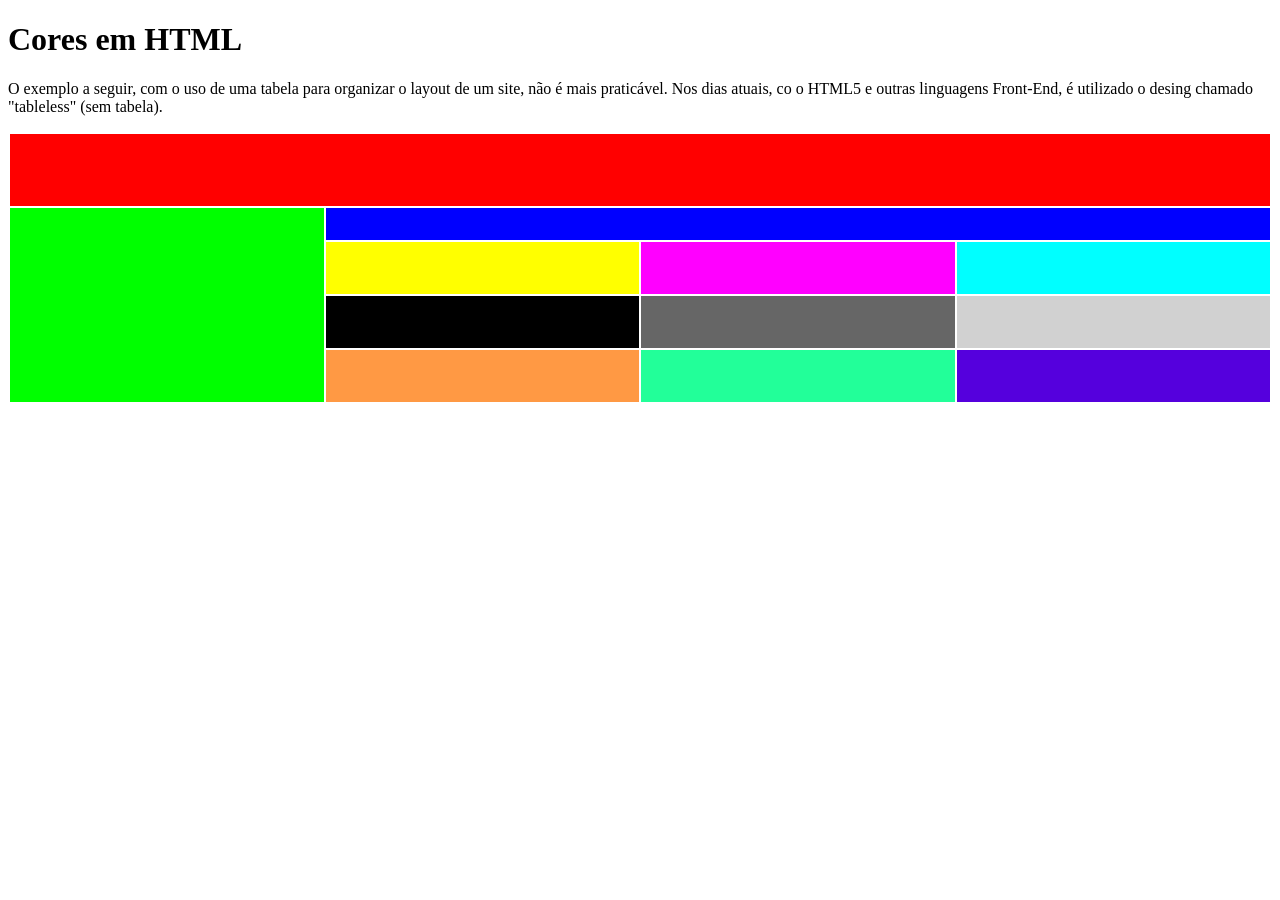
<file: Aulas/Aula youtube cores/index.html>
<!DOCTYPE html>
<html lang="PT-BR">
<head>
    <meta charset="UTF-8">
    <meta name="viewport" content="width=device-width, initial-scale=1.0">
    <title>Cores</title>
</head>
<body>
    
    <!-- Para começar, o sistema de cores no computador é composto de luzes, o RGB
    RED
    GREEN
    BLUE
    O nível da cor vai de 0 até 225 -->
    <!-- Cada uma das cores é feita com a intensidade uma dessas 3 cores -->

    <!-- Para montar essas cores, é usado também o sistema hexadecimal, usando uma ordem até 15 temos:
     Binário: 0, 1, 2, 3, 4, 5, 6, 7, 8, 9, 10, 11, 12, 13, 14, 15
     Binário: 0, 1, 10, 11, 100, 110, 111, 1000, 1001, 1010, 1011, 1100, 1101, 1110, 1111
    Hexadecimal: 0, 1, 2, 3, 4, 5, 6, 7, 8, 9, A, B, C, D, E, F-->
    
    <!-- Claro que existem cálculos para calcular um valor em cada linguagem, mas eles são complexos e não convém anotá-los, a importância e estabelecer a noção que eles estão correlacionados. -->

    <!-- A conversão de binário para hexadecimal e vice-versa é um processo mais simples, uma vez que é possível realizar justa posição. (Tipo só ir juntando números):
    96 hexadecimal = 10010110 
    1011011 = 5B-->

    <!-- As cores funcionam como #RRGGBB | as cores são inseridas com hexadecimais. -->

    <!-- Vermelho: #FF0000
    F é o número mais alto em hexadecimal, que leva até o máximo em binário
    F: 1111
    FF: 11111111 = 2^8 = 256 (0 .. 255) -->

    <h1>Cores em HTML</h1>
    <p>O exemplo a seguir, com o uso de uma tabela para organizar o layout de um site, não é mais praticável. Nos dias atuais, co o HTML5 e outras linguagens Front-End, é utilizado o desing chamado "tableless" (sem tabela).</p>
    
    <!-- Uma célular na primeira linha que ocupa 100% da página -->
    <!-- Largura = width -->
    <!-- altura = height -->
    <!-- widTH  <-> heigHT -->
    <table width="100%">
        <tr>
            <!--  BGCOLOR= Background color -->
            <td colspan="5" height="70" bgcolor="#FF00000"></td>
        </tr>
        
        <tr>
        <td rowspan="5" bgcolor="#00FF00"></td>
        <td colspan="3" height="30" bgcolor="#0000FF"></td>
        </tr>    

        <tr>
            <td height="50" bgcolor="#FFFF00"></td>
            <td bgcolor="#FF00FF"></td>
            <td bgcolor="00FFFF"></td>
        </tr>

        <tr>
            <td height="50" bgcolor="#000000"></td>
            <td bgcolor="#666666"></td>
            <td bgcolor="#D1D1D1"></td>
        </tr>

        <tr>
            <td height="50" bgcolor="#FF9944"></td>
            <td bgcolor="#22FF99"></td>
            <td bgcolor="#5500DD"></td>
        </tr>
        
    </table>

</body>
</html>
</file>
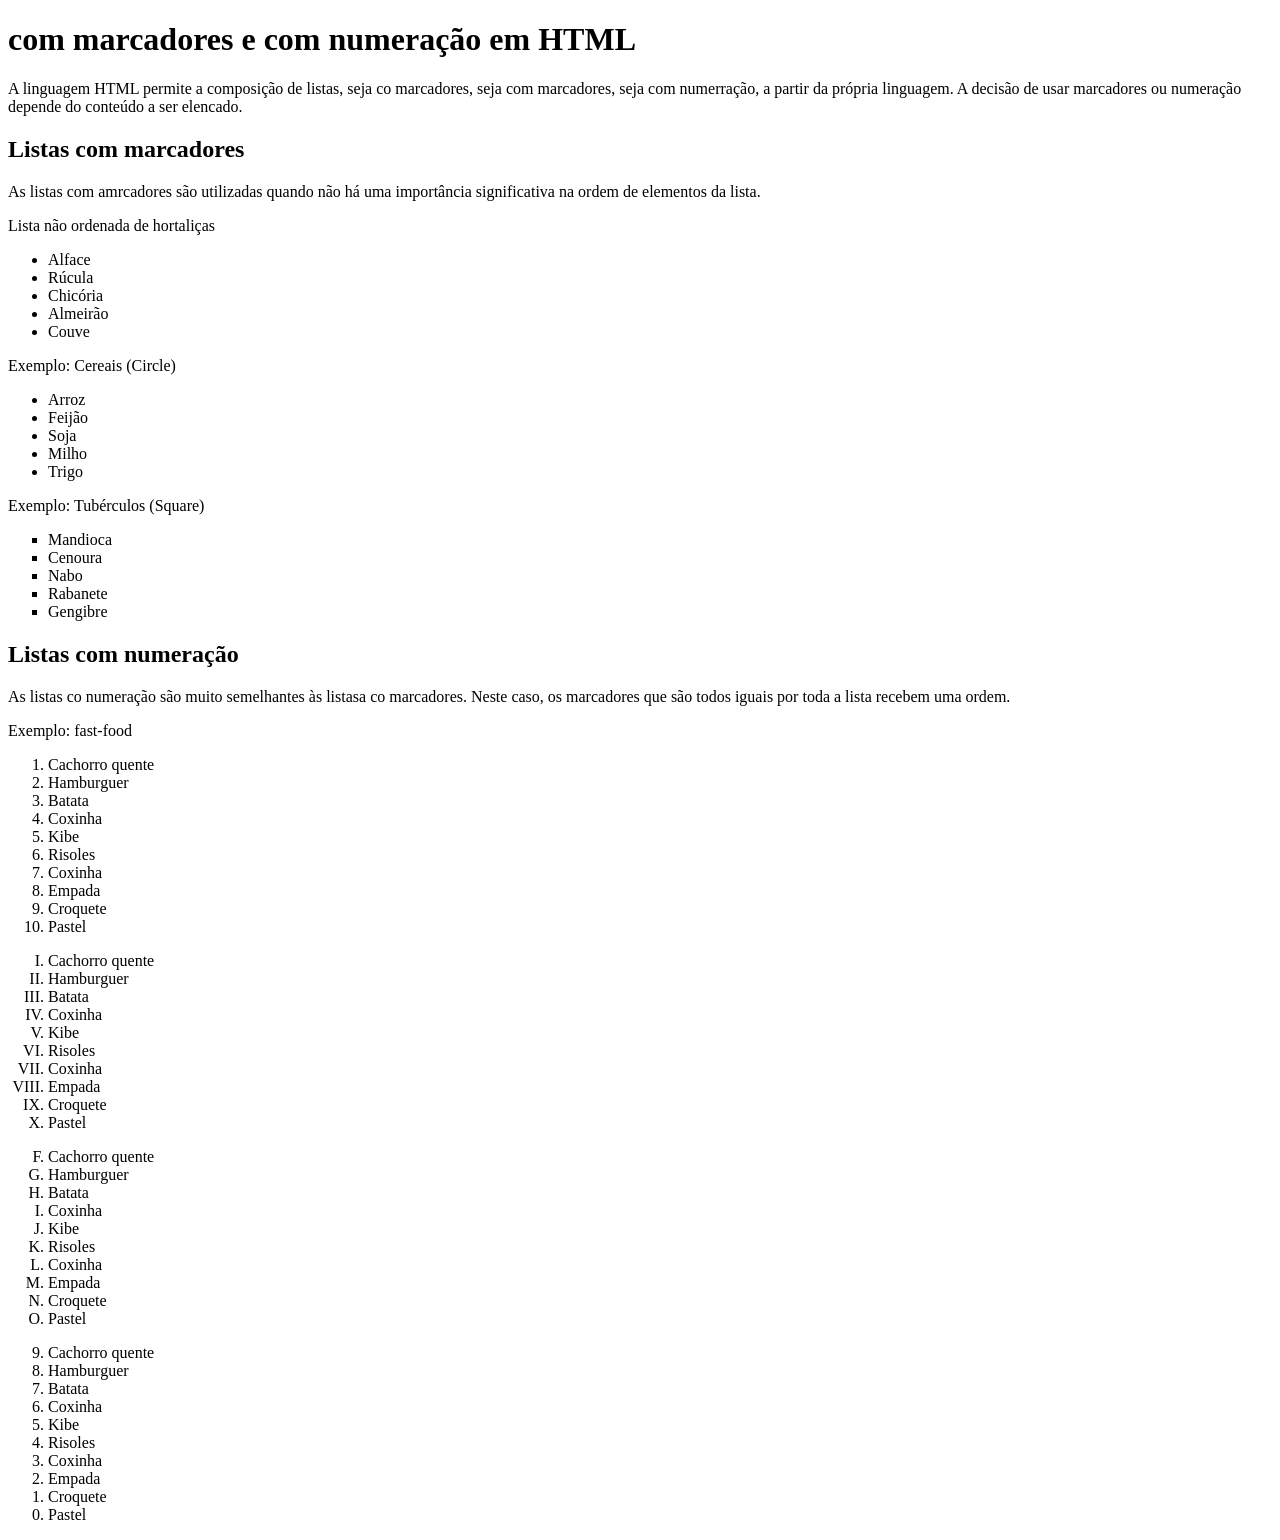
<file: Aulas/Aula youtube listas/index.html>
<!DOCTYPE html>
<html lang="PT-BR">
<head>
    <meta charset="UTF-8">
    <meta name="viewport" content="width=device-width, initial-scale=1.0">
    <title>Listas em HTML</title>
</head>
<body>
    <h1>com marcadores e com numeração em HTML</h1> 
    <p>A linguagem HTML permite a composição de listas, seja co marcadores, seja com marcadores, seja com numerração, a partir da própria linguagem. A decisão de usar marcadores ou numeração depende do conteúdo a ser elencado.</p>

    <h2>Listas com marcadores</h2>
    <p>As listas com amrcadores são utilizadas quando não há uma importância significativa na ordem de elementos da lista.</p>

    <!-- ctrl + ; - cria comentário -->
    <!-- OL = Ordered List -->
    
    <p> Lista não ordenada de hortaliças </p>
    <!-- Lista com marcadores/UL = Unordered list -->
    <!-- Os marcadores tem símbolos diferentes, eles podem ser: disc | circle | square -->
    <!-- <ul type="Disc"> -->
    <ul>
        <!-- LI = List Item -->
        <li>Alface</li>
        <li>Rúcula</li>
        <li>Chicória</li>
        <li>Almeirão</li>
        <li>Couve</li>
    </ul>

    <p>Exemplo: Cereais (Circle) </p>
    <ul type="Disc">
        <li>Arroz</li>
        <li>Feijão</li>
        <li>Soja</li>
        <li>Milho</li>
        <li>Trigo</li>
    </ul>
    
    <p>Exemplo: Tubérculos (Square) </p>
    <ul type="Square">
        <li>Mandioca</li>
        <li>Cenoura</li>
        <li>Nabo</li>
        <li>Rabanete</li>
        <li>Gengibre</li>
    </ul>

    <h2>Listas com numeração</h2>
    <p>As listas co numeração são muito semelhantes às listasa co marcadores. Neste caso, os marcadores que são todos iguais por toda a lista recebem uma ordem.</p>

    <p>Exemplo: fast-food</p>
    <!-- Lista com numeração/ ordered list -->
    <!-- Tipos: 1 | A | a | I | i -->
    <ol type="1">
        <li>Cachorro quente</li>
        <li>Hamburguer</li>
        <li>Batata</li>
        <li>Coxinha</li>
        <li>Kibe</li>
        <li>Risoles</li>
        <li>Coxinha</li>
        <li>Empada</li>
        <li>Croquete</li>
        <li>Pastel</li>
    </ol>

    <ol type="I">
        <li>Cachorro quente</li>
        <li>Hamburguer</li>
        <li>Batata</li>
        <li>Coxinha</li>
        <li>Kibe</li>
        <li>Risoles</li>
        <li>Coxinha</li>
        <li>Empada</li>
        <li>Croquete</li>
        <li>Pastel</li>
    </ol>
    <!-- Usar start significa de que nível você quer que a lista começa  -->
    <ol Start= "6" type="A">
        <li>Cachorro quente</li>
        <li>Hamburguer</li>
        <li>Batata</li>
        <li>Coxinha</li>
        <li>Kibe</li>
        <li>Risoles</li>
        <li>Coxinha</li>
        <li>Empada</li>
        <li>Croquete</li>
        <li>Pastel</li>
    </ol>
    
    <!-- Já reversed, serve para começar ao contrário -->
    <ol Start= "9" reversed type="1">
        <li>Cachorro quente</li>
        <li>Hamburguer</li>
        <li>Batata</li>
        <li>Coxinha</li>
        <li>Kibe</li>
        <li>Risoles</li>
        <li>Coxinha</li>
        <li>Empada</li>
        <li>Croquete</li>
        <li>Pastel</li>
    </ol>
    <!-- Fim de Aula -->
    
</body>
</html>
</file>
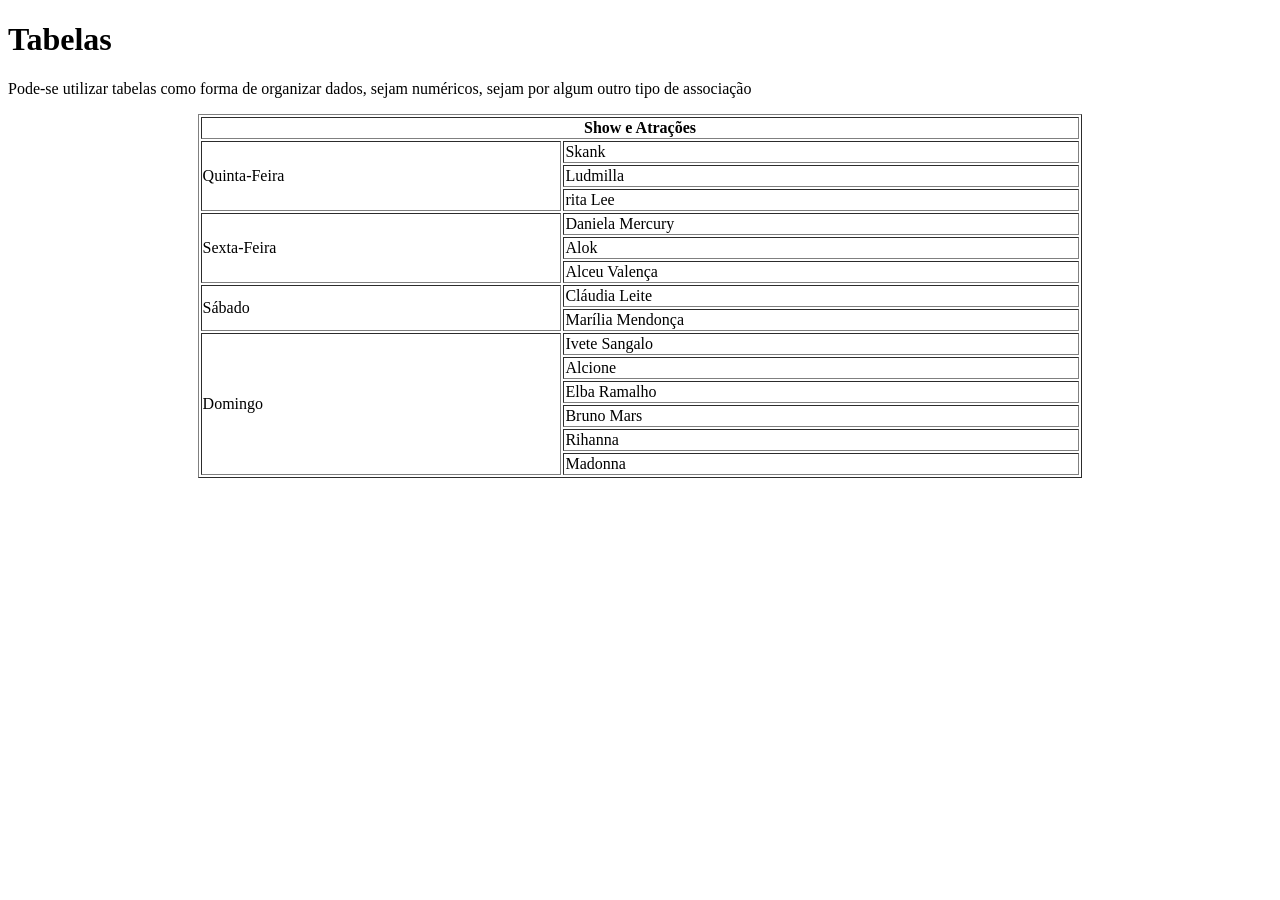
<file: Aulas/Aula youtube Tabelas/index.html>
<!DOCTYPE html>
<html lang="PT-BR">
<head>
    <meta charset="UTF-8">
    <meta name="viewport" content="width=device-width, initial-scale=1.0">
    <title>Tabelas em HTML</title>
</head>
<body>
    <h1>Tabelas</h1>
    <p>Pode-se utilizar tabelas como forma de organizar dados, sejam numéricos, sejam por algum outro tipo de associação</p>

    <!-- <tr></tr> = Table Row | linha da tabela -->
    <!-- <th></th> = Table Header |  -->
    <!-- Para cada <tr></tr> vai um <td></td> um TABLE DATA -->
    <!-- Border para dar a espessura da tabela -->
    <!-- column = col | coluna -->
    <!-- Row = Linha -->
    <!-- Width significa que ela vai ocupar 70% da janela do navegador -->
    <table border="1" width="70%" align="Center"> 
        <tr>
            <th colspan="2">Show e Atrações</th> 
            <!-- Isso quer dizer que a célula ocupa 2 colunas -->
        </tr>
        <!-- 2 -->
        <tr>
            <td rowspan="3"> Quinta-Feira </td>
            <!-- Agora "Quinta-Feira" ocupa 3 linhas -->
            <td> Skank </td>
        </tr>
        <!-- 3 -->
        <tr>
            <td>Ludmilla</td>
        </tr>
        <!-- 4 -->
        <tr>
            <td>rita Lee</td>
        </tr>
        <!-- 5 -->
        <tr>
            <!-- Cada TD é como se eu estivesse adicionando uma coluna -->
            <td rowspan="3"> Sexta-Feira</td>
            <td> Daniela Mercury</td>
        </tr>
        <!-- 6 -->
        <tr>
            <td>Alok</td>
        </tr>
        <!-- 7 -->
        <tr>
            <td>Alceu Valença</td>
        </tr>
        <!-- 8 -->
        <tr>
            <td rowspan="2">Sábado</td>
            <td>Cláudia Leite</td>
        </tr>
        <!-- 9 -->
        <tr>
            <td>Marília Mendonça</td>
        </tr>
        <!-- 10 -->
        <tr>
            <td rowspan="6">Domingo</td>
            <td>Ivete Sangalo</td>
        </tr>
        <!-- 11 -->
        <tr>
            <td>Alcione</td>
        </tr>
        <!-- 12 -->
        <tr>
            <td>Elba Ramalho</td>
        </tr>
        <!-- 13 -->
        <tr>
            <td>Bruno Mars</td>
        </tr>
        <!-- 14 -->
        <tr>
            <td>Rihanna</td>
        </tr>
        <!-- 15 -->
        <tr>
            <td>Madonna</td>
        </tr>
    </table>
</body>
</html>
</file>
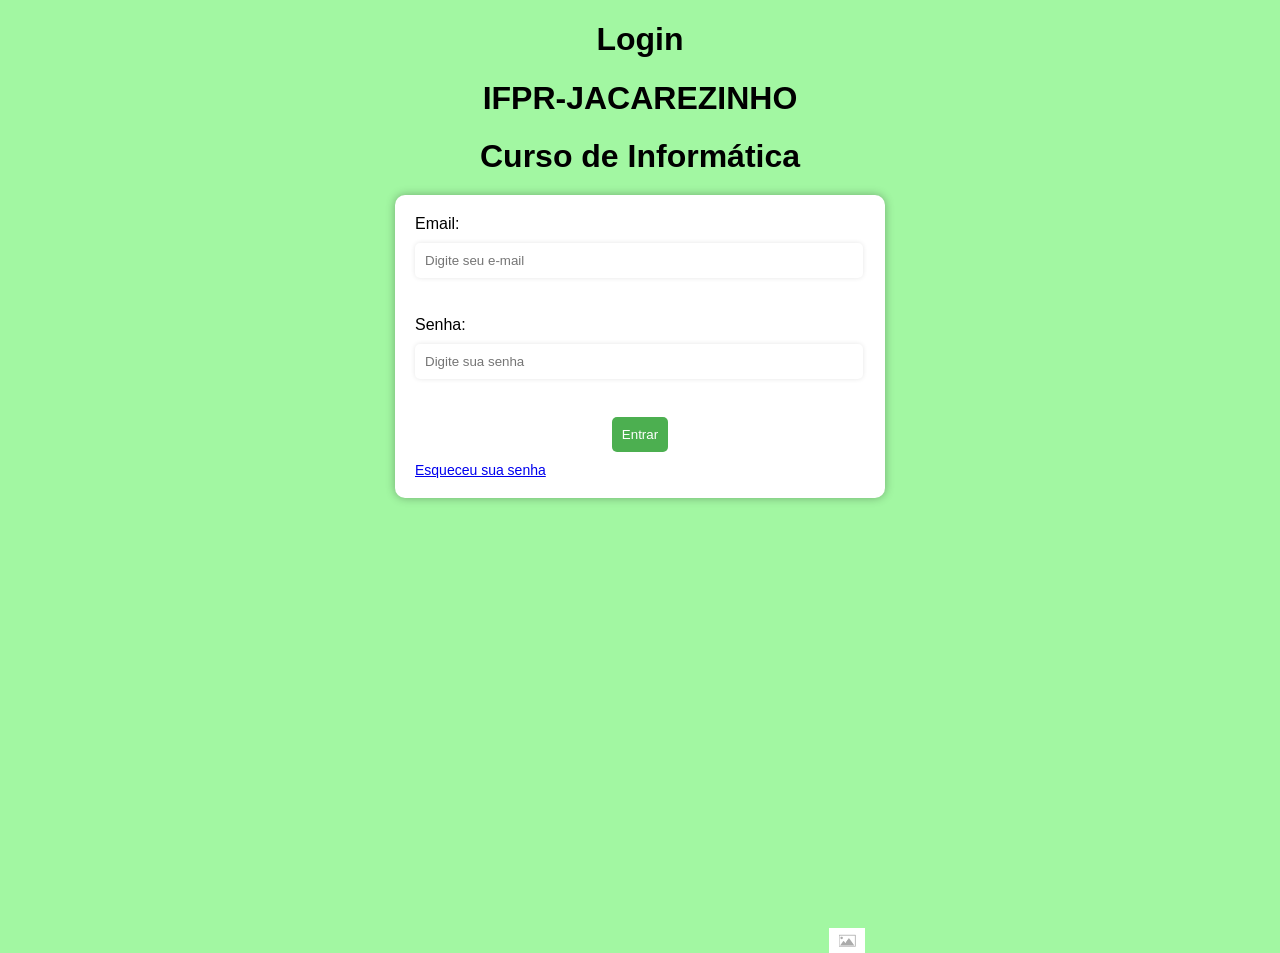
<file: Aulas/aula060824/index.html>
<!DOCTYPE html>
<html lang="pt-br">
<head>
    <meta charset="UTF-8">
    <meta name="viewport" content="width=device-width, initial-scale=1.0">
    <title>Aula 06 08 2024</title>
    <link rel="stylesheet" href="style.css">
    
    <!-- Aula 06-08-2024 -->
    <!-- Para essa aula a gente ta fazendo o estilo do CSS dentro do arquivo de HTMl -->
    <style>
        body{
            background-color: #a2f7a2;
            font-family: Arial, sans-serif;
        }

    form{
        background-color: #fff;
        margin: 20px auto; /*propriedade para o distanciamento da margin, colocar apenas um número indica que o número selecionado vai afetar o lado abaixo do componente e sua parte superior, o "auto" que vem logo em seguida vai automaticamente centralizar o conteudo com base nas laterais.*/
        padding: 20px; /*Padding é a distancia do conteudo das bordas para o centro */
        width: 450px; /*Largura da caixa*/
        border-radius: 10px; /*Border radius é o arredondamento de uma borda na tela. */
        box-shadow: 0 0 10px rgba( 0, 0, 0, 0.3); /*isso é uma configuração de cores que vai servir para adicionar um sombreamento à caixa, isso é permitido pelo comando _box-shadow_ */
    }

    #h1login{
        color: blue ;
        font-size: 200px ;
    };

    h1{
        text-align: center; /*vai centralizar todos os h1 */
        margin-bottom: 20px; /*adiciona uma margin que o h1 vai ter em relação ao conteúdo abaixo*/
    }
    

    label{
        display: block;
        margin-bottom: 10px; /*cria um distanciamento o label com conteúdo abaixo */
    }

    input[type="text"], input[type="password"]{
        display: block;
        width: 95%;
        padding: 10px; /*Novamente, distanciamento do conteudo das bordas */
        border-radius: 5px; 
        border: none;
        box-shadow: 0 0 5px rgba( 0, 0, 0, 0.1); /*novamente sombreamento*/
        margin-bottom: 20px;
    };

    input[type="submit"]{
        background-color: #4caf50;
        counter-reset: #fff;
        padding: 10px;
        border: none;
        border-radius: 5px;
        cursor: pointer; /*Muda o cursosr*/
    }

    input[type="submit"]:hover {
        background-color: #089c0d; /*Esse aqui acrescenta uma mudança de configuração enquanto o mouse estiver sob o botão */
    }

    img{
        width: 8%;
        height: 10%;
        margin-top: 450px;
        float: right;
    }

    .esqueceu-senha{
        display: block;
        font-size: 14px;
        margin-top: 10px;
    }

    .botao-entrar{
        text-align: center;
    }
    </style>
</head>
<body>
    <h1 id="login">Login</h1> 
    <!-- A diferença entre login e class está no fato de que id's não podem ser repetidos, enquanto classes podem afetar mais de um termo onde a classe está sendo utilizada -->
    <!-- Para chamar uma classe se usa ".", já IDS usam "#" -->
    <h1 class="h1ifpr">IFPR-JACAREZINHO</h1>
    <H1 class="h1ifpr">Curso de Informática</H1>
    <form action="">
        <label for="email">Email:</label>
        <input type="text" id="email" name="email" placeholder="Digite seu e-mail" maxlength="60"><br>
        <label for="senha">Senha:</label>
        <input type="password" id="Senha" name="senha" placeholder="Digite sua senha"><br>
       
        <div class="botao-entrar">
             <input type="submit" value="Entrar">
        </div>
       <a href="#" class="esqueceu-senha">Esqueceu sua senha</a>
       <img src="img/placeholder.png" alt="Logo-ifpr">
    </form>
   
</body>
</html>
</file>
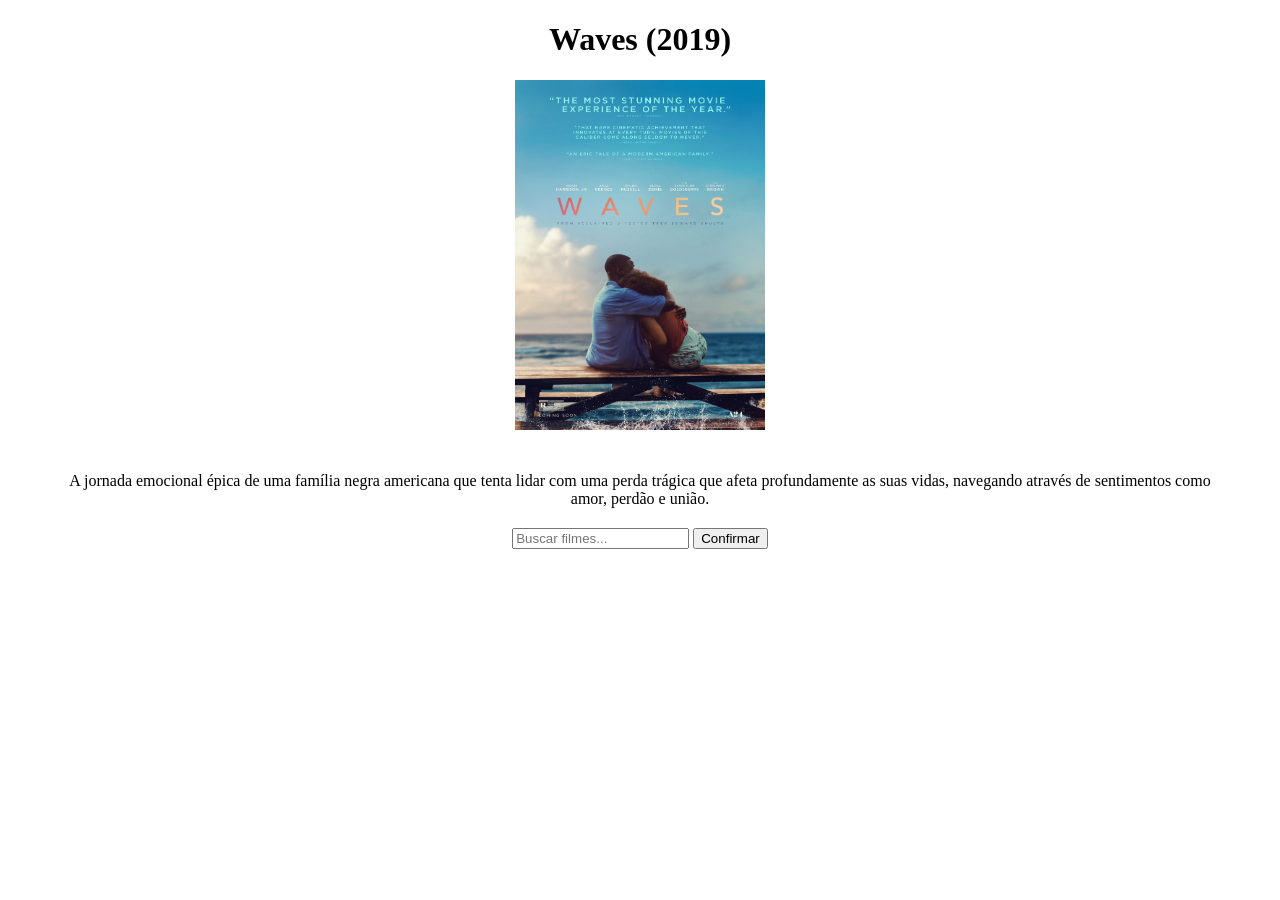
<file: Aulas/Aula1-230724/index.html>
<!DOCTYPE html>
    <!-- Doctype especifica a versão do HTML utilizada no documento -->
    <!-- O HTML tem variações, como XHTML, HTML 2.0, etc.. A versão atual é HTML:5 -->
<html lang="pt-br">
    <!-- especifica a linguagem da página -->
    <!-- Geralmente serve também para posicionar sua página nos mecanismos de pesquisa -->
<head>
    <link rel="stylesheet" href="style.css">
    <meta charset="UTF-8">
    <!-- "Charset" seria o codificador de carácteres, serve para incluir símbolos como "ç", "´", "¢"... -->
    <meta name="viewport" content="width=device-width, initial-scale=1.0">
    <meta name="description" content="Aula 1 - Site Boas Práticas em HTML">
    <title>Aula 1</title>
</head>
<body>
    <h1>Waves (2019)</h1>
    
    <div>
        <img src="img/waves movie poster.jpg" alt="Waves Movie Poster" width="250" height="350" class="center" >
    </div>
        <br>
    <div id="texto">
        A jornada emocional épica de uma família negra americana que tenta lidar com uma perda trágica que afeta profundamente as suas vidas, navegando através de sentimentos como amor, perdão e união.
    </div>
    <div>
        <input type="text" name="buscar" placeholder="Buscar filmes...">
        <input type="button" name="confirmar" value="Confirmar">
    </div>

    
</body>
</html>
</file>
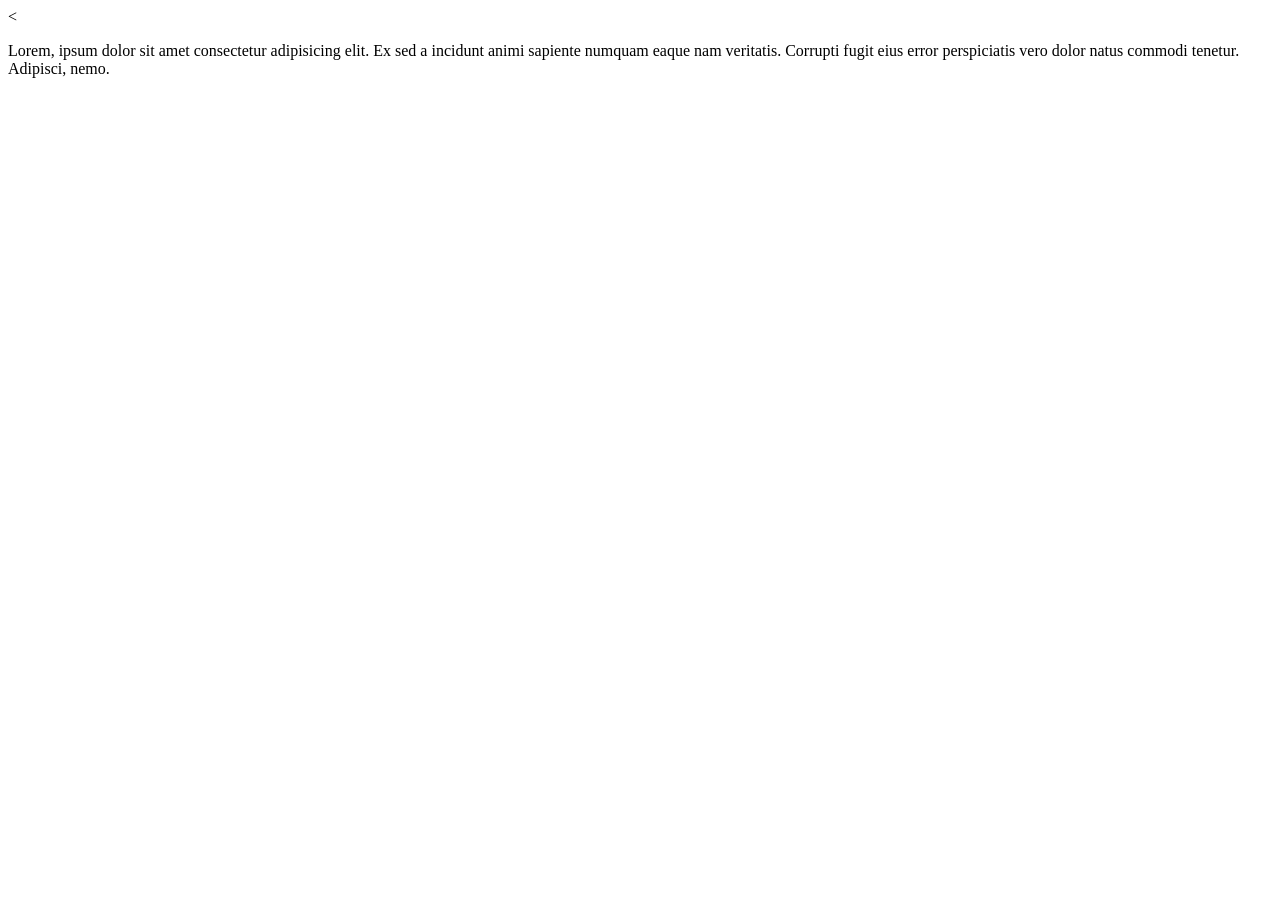
<file: Aulas/Aulas/JS/index.html>
<!DOCTYPE html>
<html lang="PT-BR">
<head>
    <meta charset="UTF-8">
    <meta name="viewport" content="width=device-width, initial-scale=1.0">
    <title>Programação Front-End|Aula02272024</title>
    <
</head>
<body>
    <p>Lorem, ipsum dolor sit amet consectetur adipisicing elit. Ex sed a incidunt animi sapiente numquam eaque nam veritatis. Corrupti fugit eius error perspiciatis vero dolor natus commodi tenetur. Adipisci, nemo.</p>
</body>
</html>
</file>
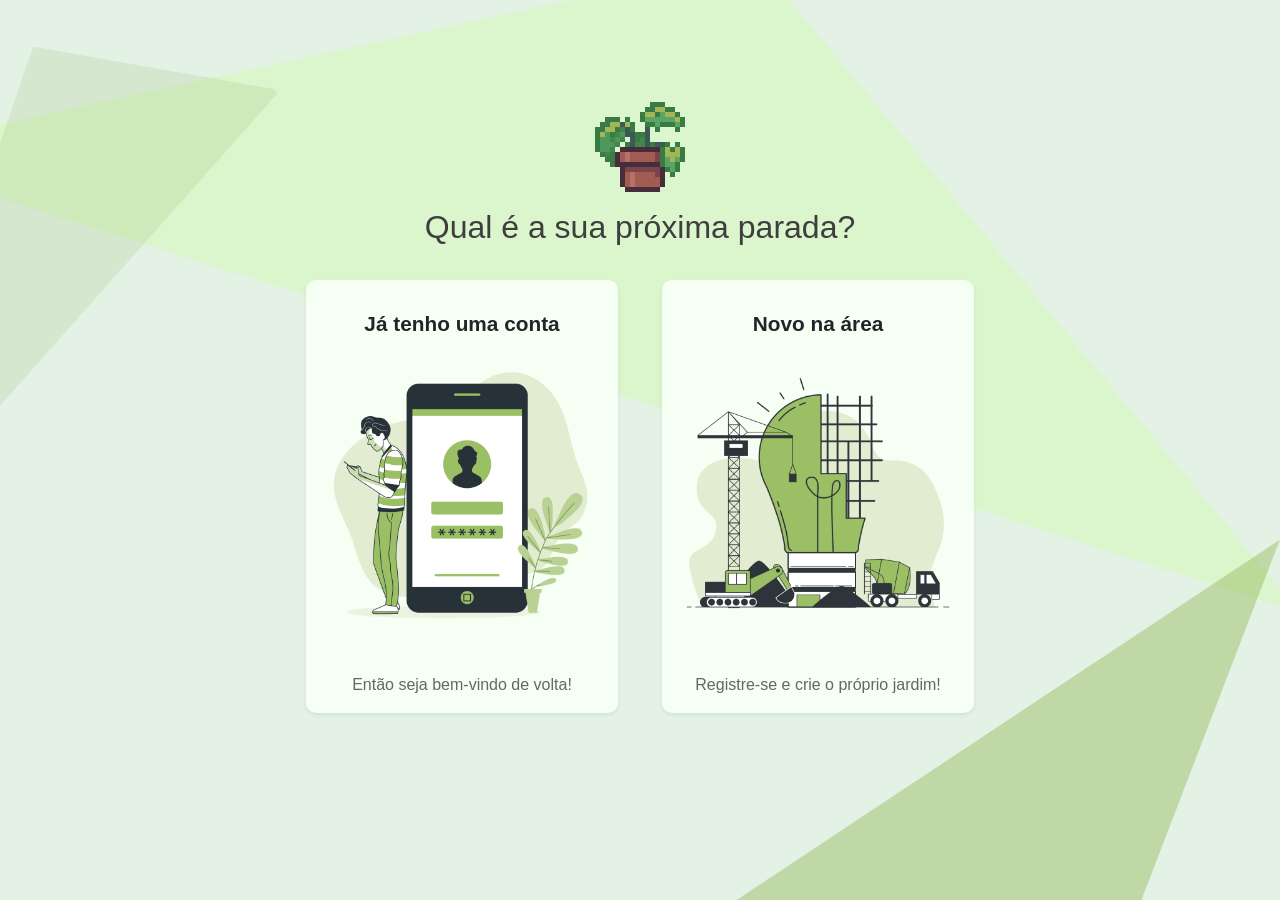
<file: NoteGarden-CadastroOuLogin/Selecao.html>
<!DOCTYPE html>
<html lang="pt-BR">
<head>
    <meta charset="UTF-8">
    <meta name="viewport" content="width=device-width, initial-scale=1.0">
    <title>Próxima Parada</title>
    <link href="https://cdn.jsdelivr.net/npm/bootstrap@5.3.0/dist/css/bootstrap.min.css" rel="stylesheet">
    <link rel="stylesheet" href="styleselecao.css">
</head>
<body>

    <div class="poligono-5">
        <img src="img/Polygon 5.png" alt="">
    </div>
    <div class="poligono-6">
        <img src="img/Polygon 6.png" alt="">
    </div>
    <div class="poligono-7">
        <img src="img/Polygon 7.png" alt="">
    </div>
    <div class="container text-center my-5 p-5">
        <img src="img/pixelart plant.gif" alt="Ícone de Planta" class="img-fluid mb-3">
        <h2>Qual é a sua próxima parada?</h2>
        <div class="row justify-content-center mt-4">
            <div class="col-md-4">
                <div class="card shadow-sm">
                    <h5 class="card-title">Já tenho uma conta</h5>
                    <img src="img/imagem login.png" class="card-img-top" alt="Já tenho uma conta">
                    <div class="card-body">
                        <p class="card-text">Então seja bem-vindo de volta!</p>
                    </div>
                </div>
            </div>
            <div class="col-md-4">
                <div class="card shadow-sm">
                    <h5 class="card-title">Novo na área</h5>
                    <img src="img/Criacao.png" class="card-img-top" alt="Novo na área">
                    <div class="card-body">
                        <p class="card-text">Registre-se e crie o próprio jardim!</p>
                    </div>
                </div>
            </div>
        </div>
    </div>
</body>
</html>
</file>
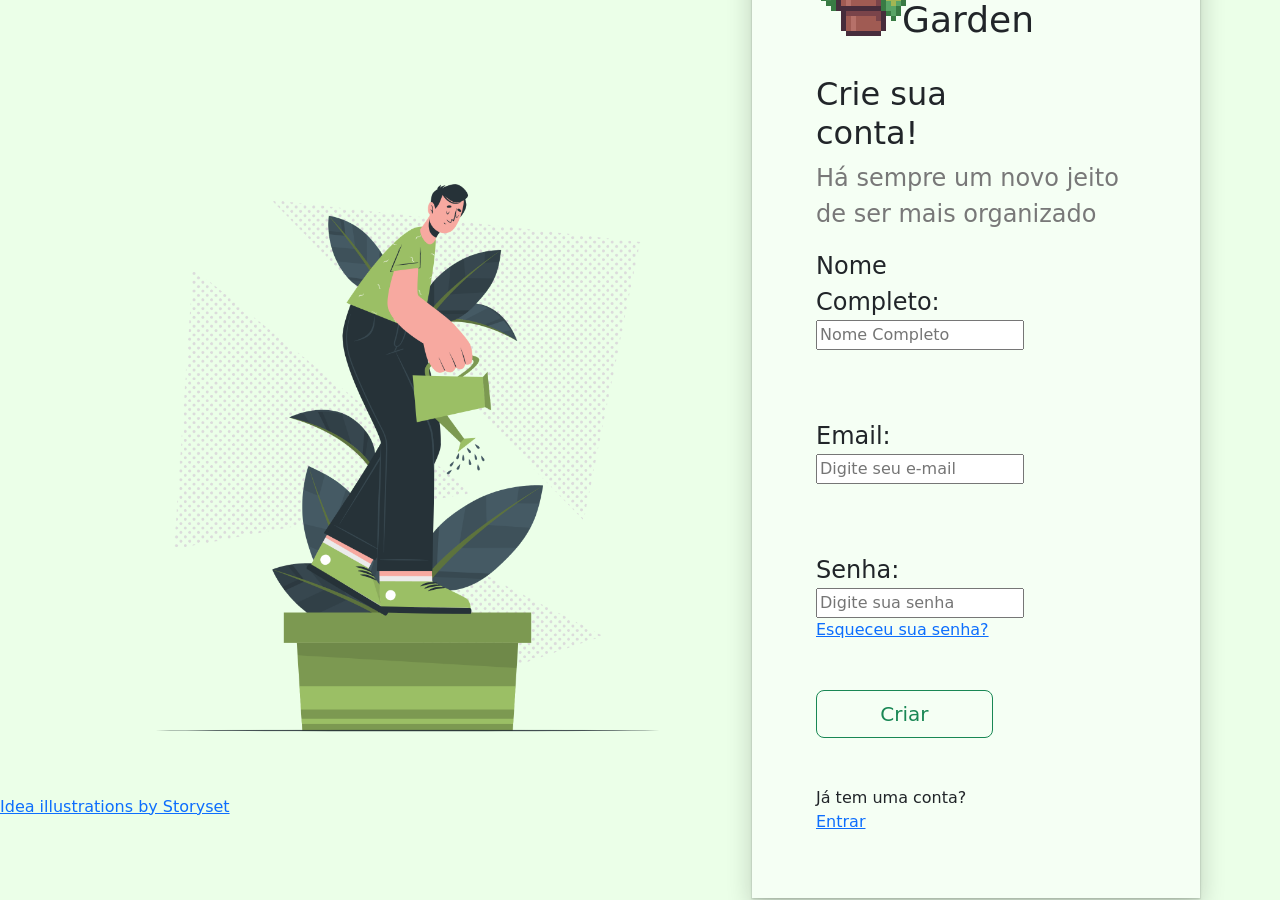
<file: NoteGarden-Login/login.html>
<!DOCTYPE html>
<html lang="PT-BR">
<head>
    <meta charset="UTF-8">
    <meta name="viewport" content="width=device-width, initial-scale=1.0">
    <title>Login</title>
    <link rel="stylesheet" href="style.css">

    <link href="https://cdn.jsdelivr.net/npm/bootstrap@5.0.2/dist/css/bootstrap.min.css" rel="stylesheet" integrity="sha384-EVSTQN3/azprG1Anm3QDgpJLIm9Nao0Yz1ztcQTwFspd3yD65VohhpuuCOmLASjC" crossorigin="anonymous">
    <script src="https://cdn.jsdelivr.net/npm/bootstrap@5.0.2/dist/js/bootstrap.bundle.min.js" integrity="sha384-MrcW6ZMFYlzcLA8Nl+NtUVF0sA7MsXsP1UyJoMp4YLEuNSfAP+JcXn/tWtIaxVXM" crossorigin="anonymous"></script>

    <style>
        @import url('https://fonts.googleapis.com/css2?family=Be+Vietnam+Pro:ital,wght@0,100;0,200;0,300;0,400;0,500;0,600;0,700;0,800;0,900;1,100;1,200;1,300;1,400;1,500;1,600;1,700;1,800;1,900&display=swap');
    </style>
    <link href="https://cdn.jsdelivr.net/npm/bootstrap@5.3.3/dist/css/bootstrap.min.css" rel="stylesheet" integrity="sha384-QWTKZyjpPEjISv5WaRU9OFeRpok6YctnYmDr5pNlyT2bRjXh0JMhjY6hW+ALEwIH" crossorigin="anonymous">
    <script src="https://ajax.googleapis.com/ajax/libs/jquery/3.7.1/jquery.min.js"></script>
    <script src="https://maxcdn.bootstrapcdn.com/bootstrap/3.4.1/js/bootstrap.min.js"></script>
</head>
<body>

    
    <div class="container-lg my-3" id="login-area">
        <div class="left-panel col-lg-7 ">
            <img src="img/Personagem_regando_planta-tela_de_login.png" alt="hominho" width="100%">
        </div>
        <div class="right-panel col-lg-5 col-sm-4">
            <div >
                <div class="row">
                    <div class="col-3" id="plantinha">
                        <div id="iconeplanta">
                            <img src="img/pixelart plant.gif " alt="iconeplanta">
                        </div>
                    </div>
                    <div class="col-9"  id="note-garden">
                        <h3 class="main-title">Note<br>Garden</h3>
                    </div>
                    <div class="col-10">
                        <h4 class="secondary-title">Crie sua conta!</h4>
                    </div>
                    
                    <div class="col-12">
                        <p class="about-text">Há sempre um novo jeito de ser mais organizado</p>
                    </div>
                    <div class="col-md-7">
                        <form action="" name="Login">
                                <label for="nomeComple" id="nomeCompleto">Nome Completo:</label><br>
                                <input type="text" id="nomeCompletoCaixa" placeholder="Nome Completo" maxlength="120"><br>
                                <label for="email" id="email">Email:</label><br>
                                <input type="text" id="emailCaixa" name="emailCaixa" placeholder="Digite seu e-mail" maxlength="60"><br>
                                <label for="senha" id="senha">Senha:</label><br>
                                <input type="password" id="senhaCaixa" name="senhaCaixa" placeholder="Digite sua senha"><br>
                                <a href="#">Esqueceu sua senha?</a><br>
                                <button class="btn my-5 btn-lg btn-outline-success">Criar</button><br>
                                Já tem uma conta?<a href="#"> Entrar</a>
                        </form>
                    </div>
                </div>
            </div>
        </div>

    </div>  
    <footer>
        <a href="https://storyset.com/idea">Idea illustrations by Storyset</a>
    </footer>

    <script src="https://cdn.jsdelivr.net/npm/@popperjs/core@2.9.2/dist/umd/popper.min.js" integrity="sha384-IQsoLXl5PILFhosVNubq5LC7Qb9DXgDA9i+tQ8Zj3iwWAwPtgFTxbJ8NT4GN1R8p" crossorigin="anonymous"></script>
    <script src="https://cdn.jsdelivr.net/npm/bootstrap@5.0.2/dist/js/bootstrap.min.js" integrity="sha384-cVKIPhGWiC2Al4u+LWgxfKTRIcfu0JTxR+EQDz/bgldoEyl4H0zUF0QKbrJ0EcQF" crossorigin="anonymous"></script>
</body>
</html>
</file>
<file: Aulas/aula060824/style.css>
body{
    background-color: #a2f7a2;
    font-family: Arial, sans-serif;
}

form{
    background-color: #fff;
    margin: 20px auto; /*propriedade para o distanciamento da margin, colocar apenas um número indica que o número selecionado vai afetar o lado abaixo do componente e sua parte superior, o "auto" que vem logo em seguida vai automaticamente centralizar o conteudo com base nas laterais.*/
    padding: 20px; /*Padding é a distancia do conteudo das bordas para o centro */
    width: 450px; /*Largura da caixa*/
    border-radius: 10px; /*Border radius é o arredondamento de uma borda na tela. */
    box-shadow: 0 0 10px rgba( 0, 0, 0, 0.3); /*isso é uma configuração de cores que vai servir para adicionar um sombreamento à caixa, isso é permitido pelo comando _box-shadow_ */
}

h1{
    text-align: center; /*vai centralizar todos os h1 */
    margin-bottom: 20px; /*adiciona uma margin que o h1 vai ter em relação ao conteúdo abaixo*/
}

label{
    display: block;
    margin-bottom: 10px; /*cria um distanciamento o label com conteúdo abaixo */
}

input[type="text"], 
input[type="password"]{
    display: block;
    width: 95%;
    padding: 10px;
    border-radius: 5px;
    border: none;
    box-shadow: 0 0 5px rgba( 0, 0, 0, 0.1);
    margin-bottom: 20px;
}

input[type="submit"]{
    background-color: #4caf50;
    color: #fff;
    padding: 10px;
    border: none;
    border-radius: 5px;
    cursor: pointer;
}
</file>
<file: Aulas/Aula1-230724/style.css>
h1 {
    text-align: center;
}

div {
    margin-top: 20px;
    margin-left: auto;
    margin-right: auto;
    text-align: center; 
}

#texto {
    margin-left: 50px;
    margin-right: 50px;
}

.form {
    text-align: center;
}
</file>
<file: NoteGarden-CadastroOuLogin/styleselecao.css>
body {
    background-color: #e3f2e5;
    font-family: 'Arial', sans-serif;
    color: #333;
    overflow-x: hidden;
    overflow-y: hidden;
}

.poligono-5{
    position: absolute;
    bottom: 0px;
    right: 0px;
}

.poligono-6{
    position: absolute;
    z-index: -3;
    top: -40px;
    right: -20px;
}

.poligono-7{
    position: absolute;
    z-index: -3;
    transform: rotate(280deg);
    bottom: 400px;
    left: -210px;
}

h2 {
    color: #3e3e3e;
}

.card {
    background-color: #F5FFF4;
    border: none;
    border-radius: 10px;
    margin: 10px;
}

.card-img-top {
    width: 100%;
    height: auto;
    border-top-left-radius: 10px;
    border-top-right-radius: 10px;
}

.card-title {
    padding-top: 10%;
    font-size: 1.3rem;
    font-weight: bold;
}

.card-text {
    color: #666;
}

img.img-fluid {
    width: auto;
    height: auto;
}
</file>
<file: NoteGarden-Login/style.css>
body{
    background-color: #EBFFE8 !important;
}

.left-panel {
    flex: 1;
    display: flex;
    align-items: center;
    justify-content: center;
    padding: 20px;
    margin-top: 10%;
}

.right-panel {
    background-color: #F5FFF4; 
    width: 35% !important; 
    margin-top: 20px;
    padding: 5%;
    position: absolute;
    bottom: 2px;
    right: 80px;
    display: flex;
    flex-direction: column;
    justify-content: center;
    align-items: center;
    box-shadow: rgba(15, 15, 15, 0.05) 0px 0px 0px 1px, rgba(15, 15, 15, 0.1) 0px 3px 3px, rgba(15, 15, 15, 0.2) 0px 9px 24px
}

#login-area{
    display: flex;
    align-items: flex-end;
}

.about-text{
    font-size: 24px;
    color: #787878;
}

#note-garden{
    margin-top: 15px;
    padding-left: none !important;
    
}

#iconeplanta{
    padding-right: 35%;
}
.main-title{
    font-size: 36px;
}

.secondary-title{
    font-size: 32px;
    margin-top: 10%;
    padding-right: 15%;
}

label{
    font-size: 24px;
}

#login-area{
    align-items: center;
}

#nomeCompletoCaixa{
    margin-bottom: 68px;
}

#emailCaixa{
    margin-bottom: 68px;
}

.btn{
    width: 100%;
    
}
</file>
